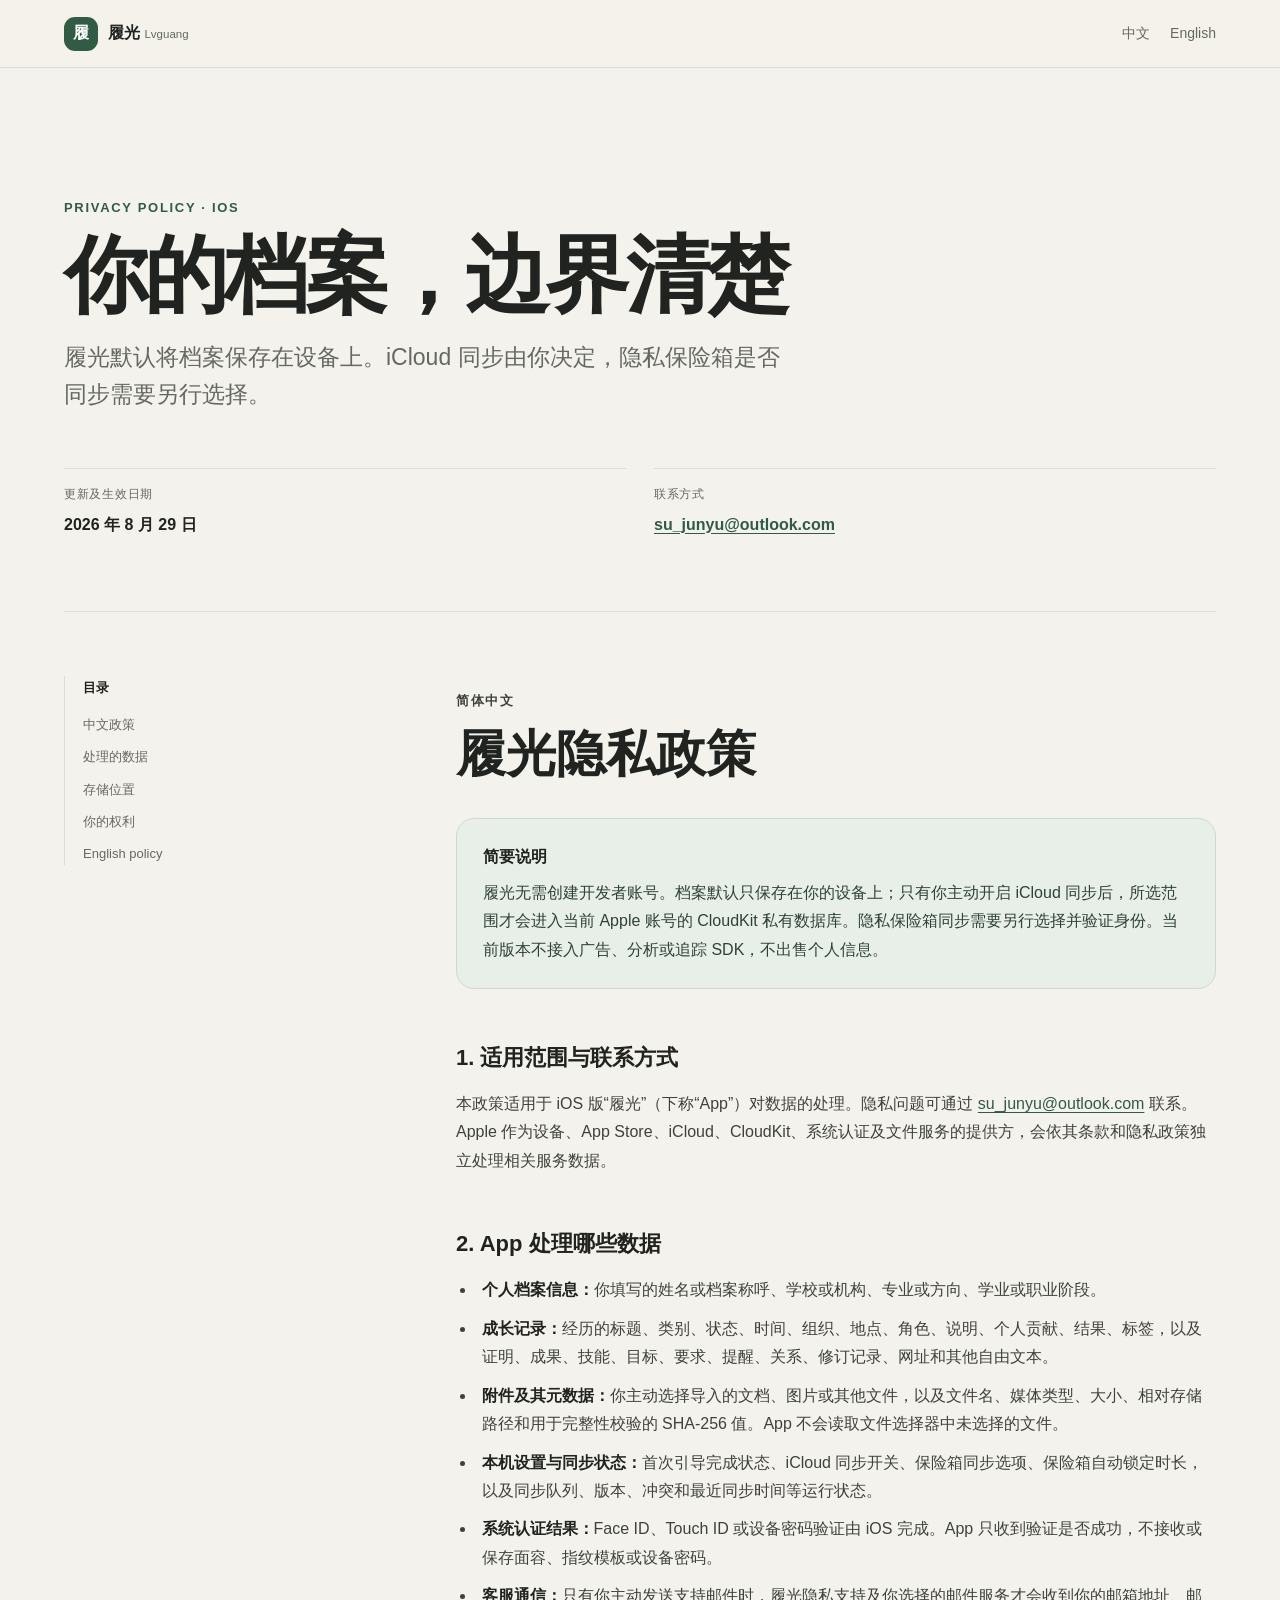
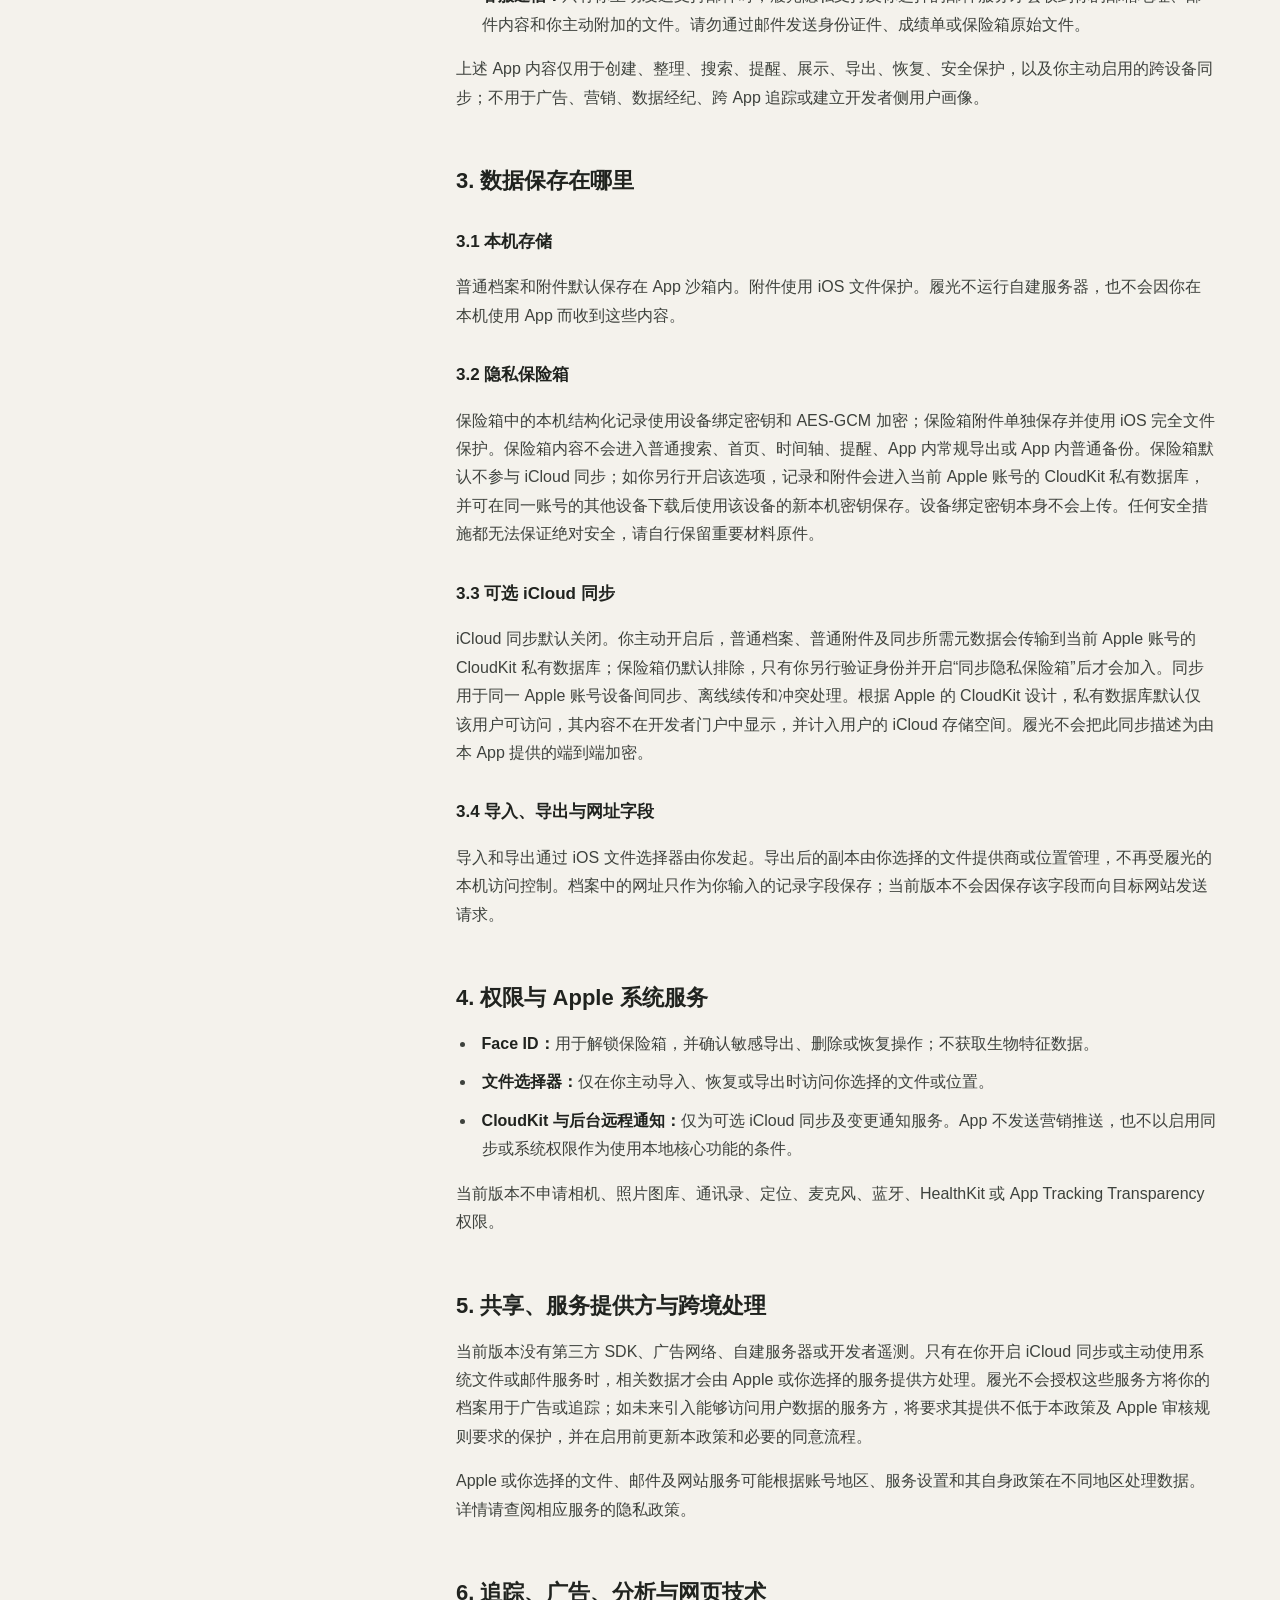
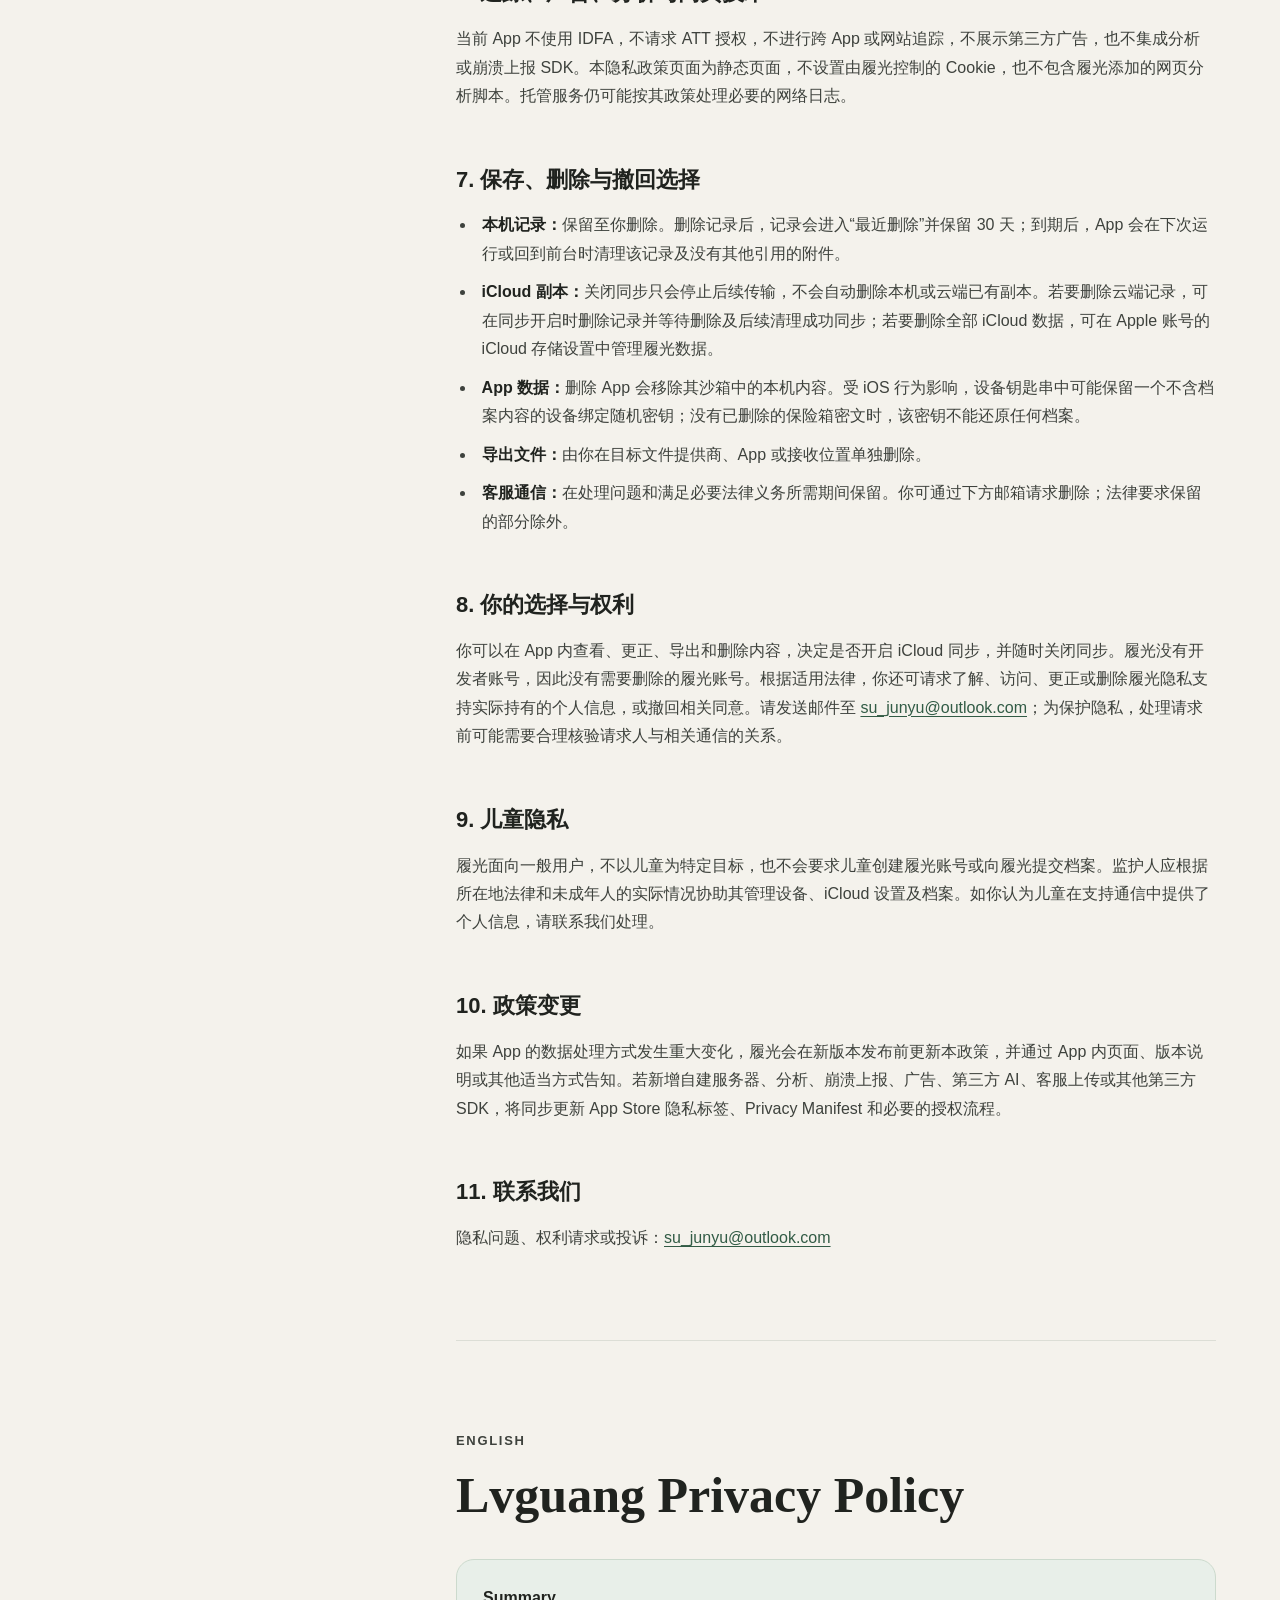
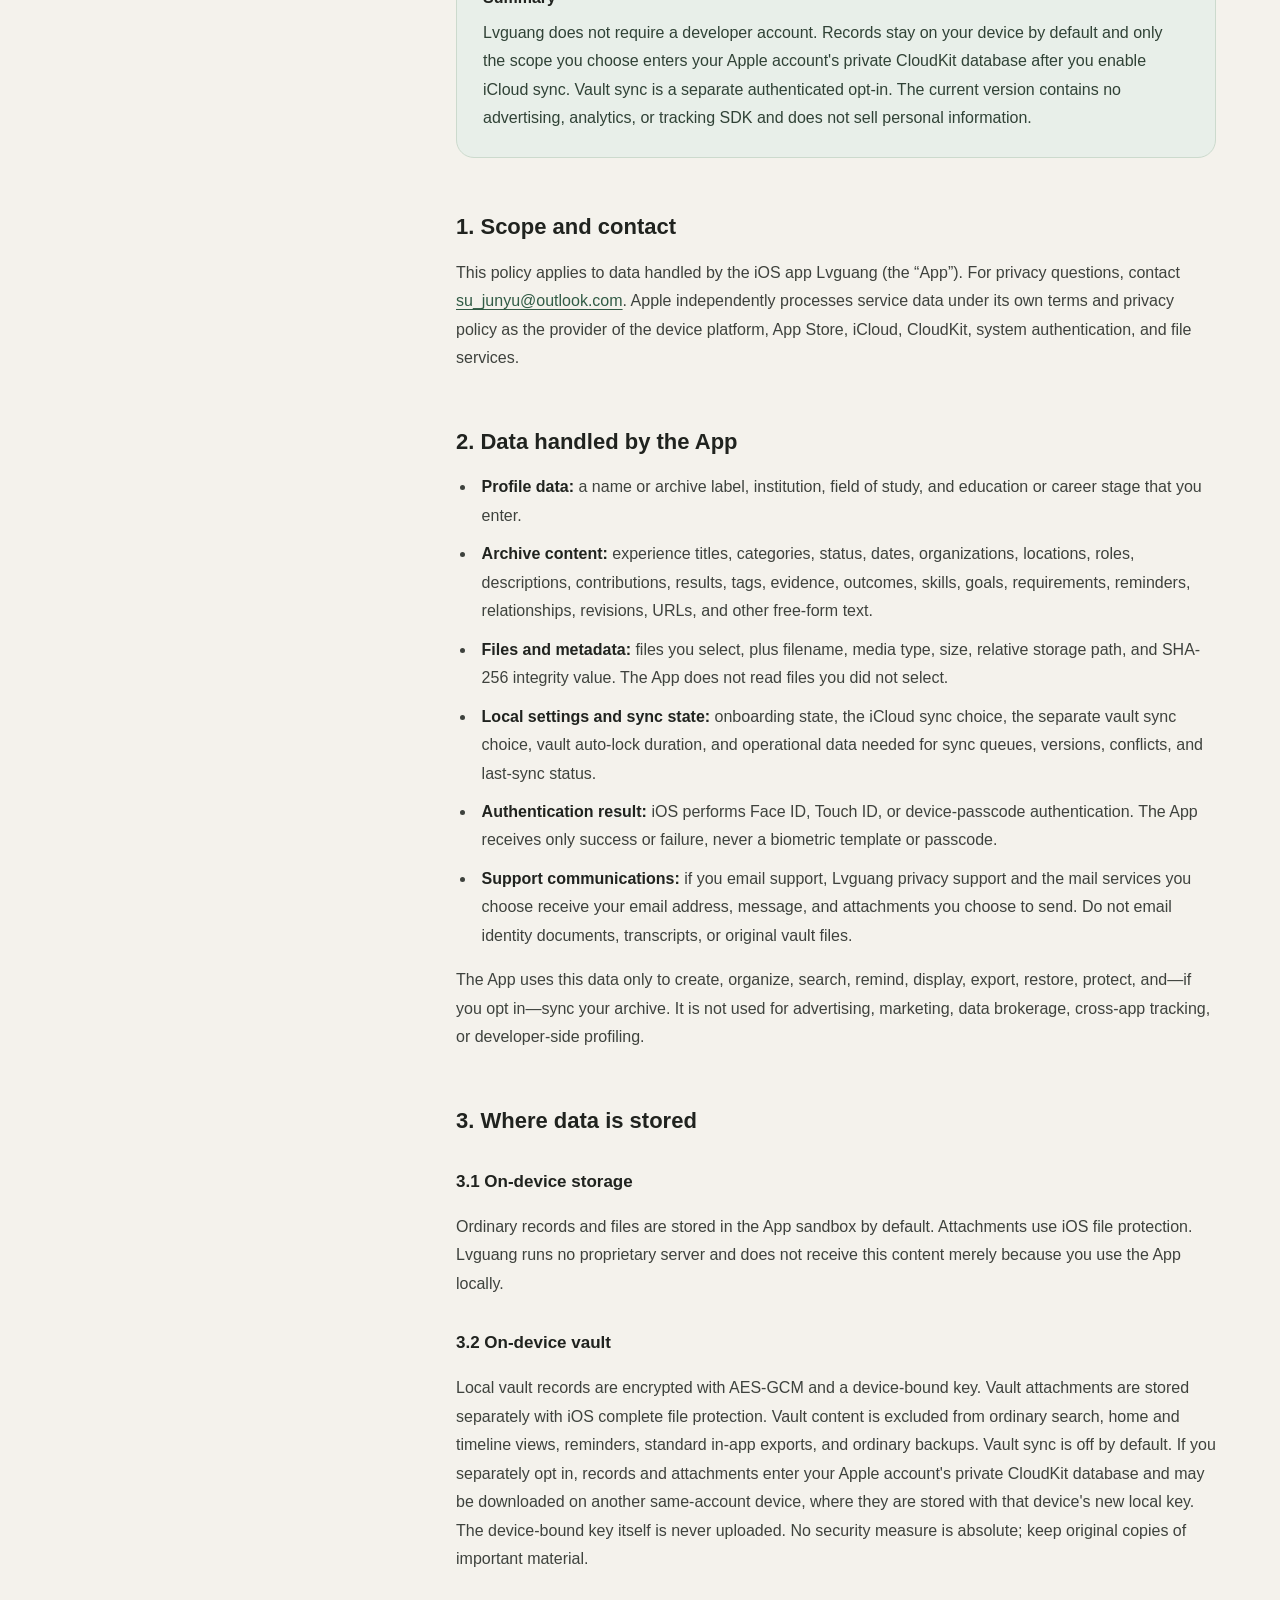
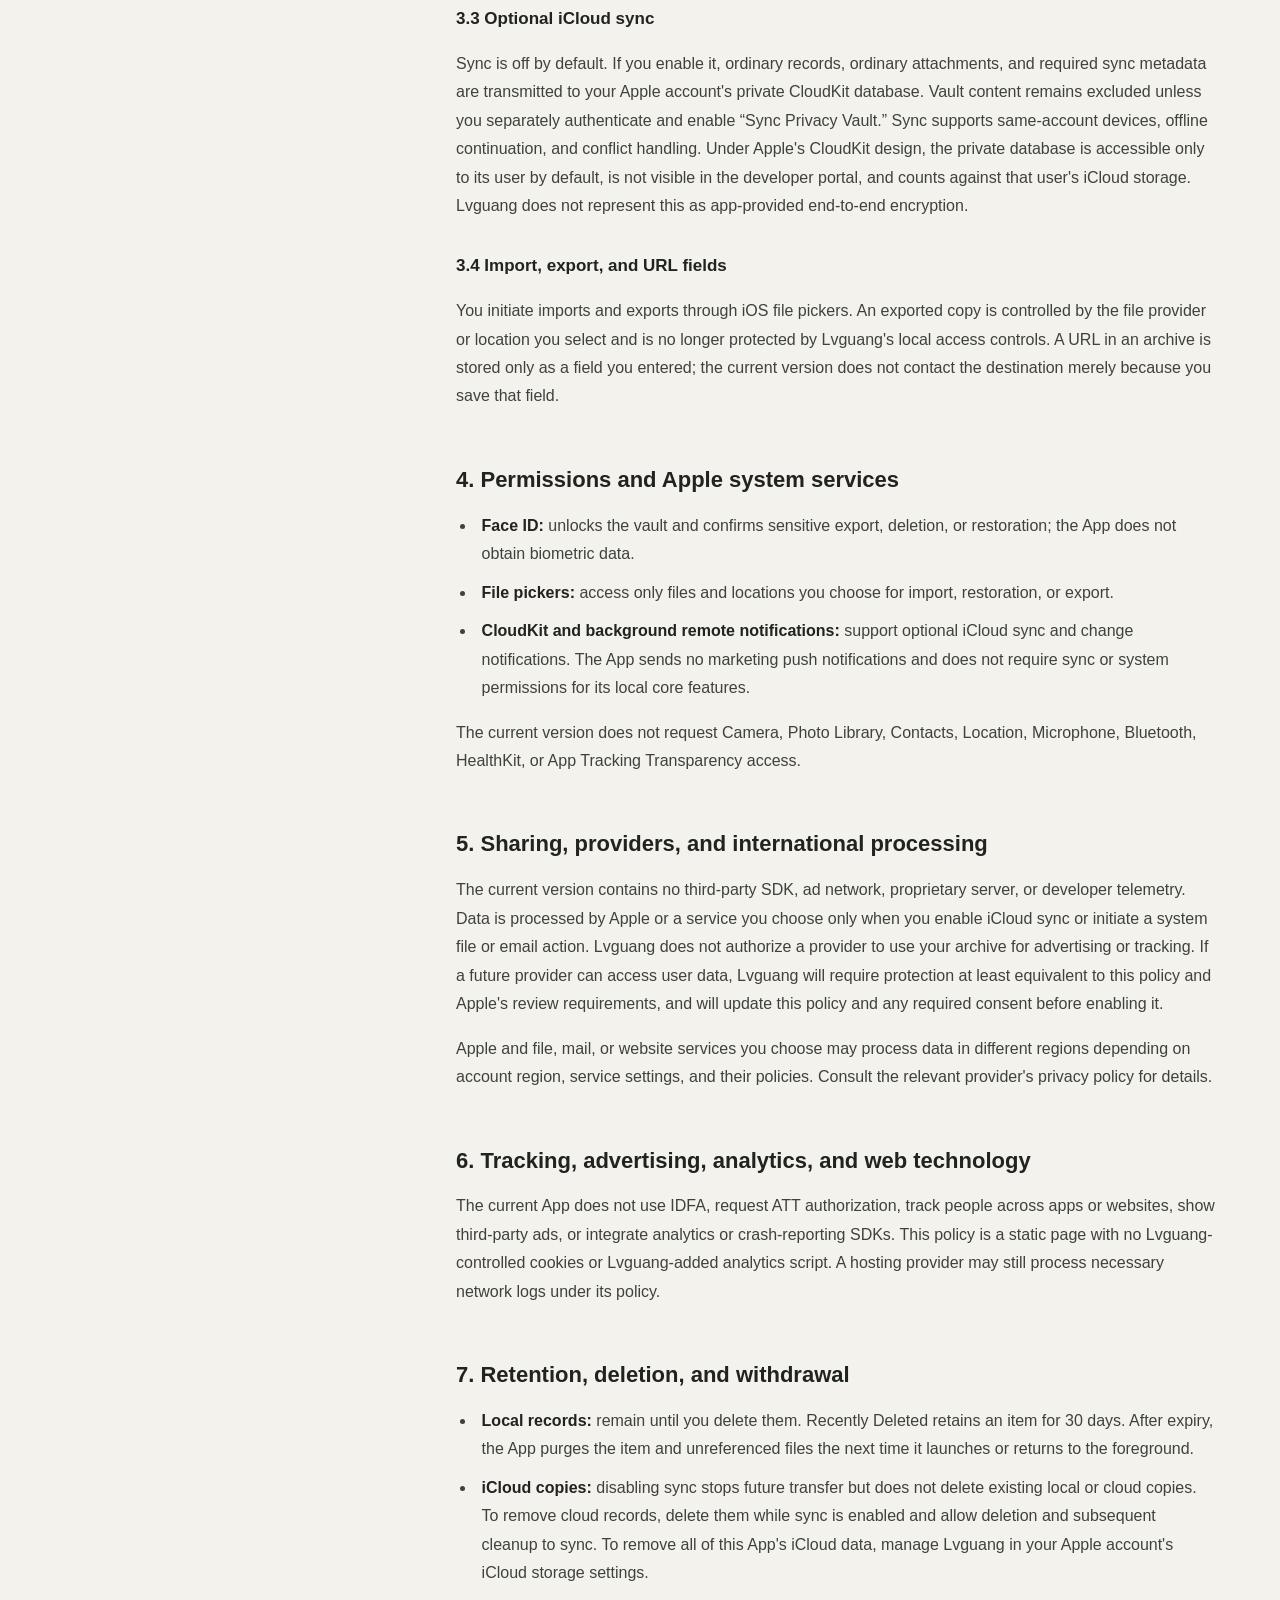
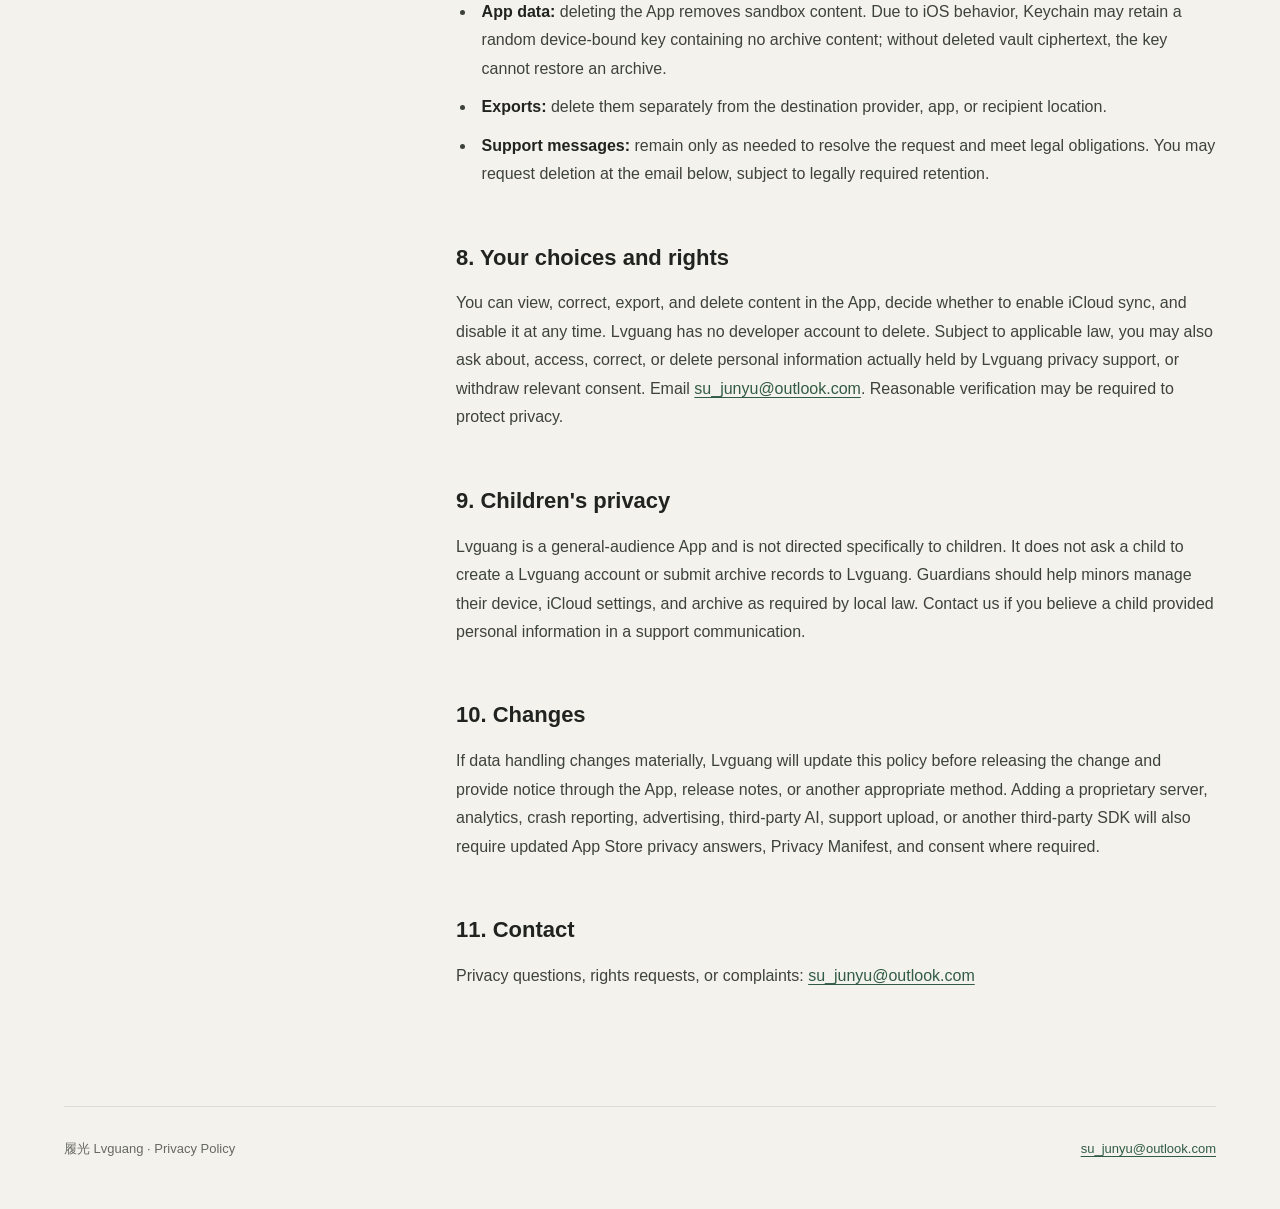
<file: index.html>
<!DOCTYPE html><html lang="zh-Hans"><head><meta charSet="utf-8"/><meta name="viewport" content="width=device-width, initial-scale=1"/><style>:root{--ink:#20231f;--muted:#656961;--line:#dcded6;--paper:#f4f2ec;--green:#315b45;--green-soft:#e8efe9}*{box-sizing:border-box}html{scroll-behavior:smooth;scroll-padding-top:90px}body{background:var(--paper);color:var(--ink);text-rendering:optimizelegibility;margin:0;font-family:-apple-system,BlinkMacSystemFont,SF Pro Text,PingFang SC,Noto Sans CJK SC,Segoe UI,sans-serif;line-height:1.78}a{color:var(--green);text-underline-offset:3px}a:hover{color:#183c2a}.site-header{z-index:10;-webkit-backdrop-filter:blur(18px);backdrop-filter:blur(18px);background:#f4f2ece6;border-bottom:1px solid #315b4524;justify-content:space-between;align-items:center;min-height:68px;padding:0 5vw;display:flex;position:sticky;top:0}.brand{color:var(--ink);align-items:center;gap:10px;font-weight:700;text-decoration:none;display:flex}.brand small{color:var(--muted);font-size:.72em;font-weight:500}.brand-mark{background:var(--green);color:#fff;border-radius:11px;place-items:center;width:34px;height:34px;font-family:STKaiti,KaiTi,serif;display:grid}nav{gap:20px;display:flex}nav a{color:var(--muted);font-size:14px;text-decoration:none}main{width:min(1180px,90vw);margin:0 auto}.hero{border-bottom:1px solid var(--line);padding:clamp(64px,9vw,118px) 0 72px}.eyebrow,.section-kicker{color:var(--green);letter-spacing:.13em;text-transform:uppercase;font-size:13px;font-weight:750}.hero h1{letter-spacing:-.045em;max-width:800px;margin:12px 0 18px;font-family:Songti SC,Noto Serif CJK SC,Georgia,serif;font-size:clamp(44px,7vw,84px);font-weight:600;line-height:1.05}.hero-copy{max-width:720px;color:var(--muted);margin:0;font-size:clamp(18px,2vw,23px);line-height:1.65}.meta-grid{grid-template-columns:repeat(2,minmax(0,1fr));gap:28px;margin:54px 0 0;display:grid}.meta-grid div{border-top:1px solid var(--line);padding-top:15px}.meta-grid dt{color:var(--muted);letter-spacing:.06em;font-size:12px}.meta-grid dd{margin:5px 0 0;font-weight:650}.page-grid{grid-template-columns:190px minmax(0,760px);justify-content:space-between;gap:60px;padding:64px 0 100px;display:grid}.toc{border-left:1px solid var(--line);align-self:start;gap:9px;padding-left:18px;display:grid;position:sticky;top:112px}.toc p{color:var(--ink);margin:0 0 5px;font-size:13px;font-weight:700}.toc a{color:var(--muted);font-size:13px;text-decoration:none}.toc a:hover{color:var(--green)}.policy section>h2{margin:8px 0 34px;font-family:Songti SC,Noto Serif CJK SC,Georgia,serif;font-size:clamp(34px,4vw,50px);line-height:1.18}.policy h3{margin:54px 0 14px;font-size:22px;line-height:1.4}.policy h4{margin:30px 0 8px;font-size:17px}.policy p,.policy li{color:#3e423d}.policy ul{padding-left:1.25em}.policy li{margin:10px 0;padding-left:.35em}.policy strong{color:var(--ink)}.summary{background:var(--green-soft);border:1px solid #ccdacd;border-radius:18px;margin:0 0 48px;padding:24px 26px}.summary p{color:#304236;margin:7px 0 0}.policy hr{background:var(--line);border:0;height:1px;margin:88px 0}footer{border-top:1px solid var(--line);width:min(1180px,90vw);color:var(--muted);justify-content:space-between;margin:0 auto;padding:30px 0 48px;font-size:13px;display:flex}footer p{margin:0}@media (max-width:760px){.site-header{padding:0 20px}nav{gap:12px}main,footer{width:min(100% - 40px,720px)}.hero{padding:56px 0 50px}.meta-grid{grid-template-columns:1fr;gap:16px;margin-top:38px}.page-grid{grid-template-columns:1fr;padding-top:48px}.toc{display:none}.policy h3{margin-top:44px}.policy hr{margin:68px 0}footer{flex-direction:column;align-items:flex-start;gap:8px}}@media (prefers-reduced-motion:reduce){html{scroll-behavior:auto}}
</style><meta name="theme-color" content="#f4f2ec"/><meta name="color-scheme" content="light"/><title>履光隐私政策 / Lvguang Privacy Policy</title><meta name="description" content="履光（Lvguang）iOS App 隐私政策：本机存储、隐私保险箱、可选 iCloud 同步与用户权利。"/></head><body><header class="site-header"><a class="brand" href="#top" aria-label="履光隐私政策首页"><span class="brand-mark" aria-hidden="true">履</span><span>履光 <small>Lvguang</small></span></a><nav aria-label="语言导航"><a href="#zh">中文</a><a href="#en">English</a></nav></header><main id="top"><section class="hero" aria-labelledby="page-title"><p class="eyebrow">Privacy Policy · iOS</p><h1 id="page-title">你的档案，边界清楚</h1><p class="hero-copy">履光默认将档案保存在设备上。iCloud 同步由你决定，隐私保险箱是否同步需要另行选择。</p><dl class="meta-grid"><div><dt>更新及生效日期</dt><dd>2026 年 8 月 29 日</dd></div><div><dt>联系方式</dt><dd><a href="mailto:su_junyu@outlook.com">su_junyu@outlook.com</a></dd></div></dl></section><div class="page-grid"><aside class="toc" aria-label="目录"><p>目录</p><a href="#zh">中文政策</a><a href="#zh-data">处理的数据</a><a href="#zh-storage">存储位置</a><a href="#zh-rights">你的权利</a><a href="#en">English policy</a></aside><article class="policy"><section id="zh" lang="zh-Hans"><p class="section-kicker">简体中文</p><h2>履光隐私政策</h2><div class="summary"><strong>简要说明</strong><p>履光无需创建开发者账号。档案默认只保存在你的设备上；只有你主动开启 iCloud 同步后，所选范围才会进入当前 Apple 账号的 CloudKit 私有数据库。隐私保险箱同步需要另行选择并验证身份。当前版本不接入广告、分析或追踪 SDK，不出售个人信息。</p></div><h3>1. 适用范围与联系方式</h3><p>本政策适用于 iOS 版“履光”（下称“App”）对数据的处理。隐私问题可通过 <a href="mailto:su_junyu@outlook.com">su_junyu@outlook.com</a> 联系。Apple 作为设备、App Store、iCloud、CloudKit、系统认证及文件服务的提供方，会依其条款和隐私政策独立处理相关服务数据。</p><h3 id="zh-data">2. App 处理哪些数据</h3><ul><li><strong>个人档案信息：</strong>你填写的姓名或档案称呼、学校或机构、专业或方向、学业或职业阶段。</li><li><strong>成长记录：</strong>经历的标题、类别、状态、时间、组织、地点、角色、说明、个人贡献、结果、标签，以及证明、成果、技能、目标、要求、提醒、关系、修订记录、网址和其他自由文本。</li><li><strong>附件及其元数据：</strong>你主动选择导入的文档、图片或其他文件，以及文件名、媒体类型、大小、相对存储路径和用于完整性校验的 SHA-256 值。App 不会读取文件选择器中未选择的文件。</li><li><strong>本机设置与同步状态：</strong>首次引导完成状态、iCloud 同步开关、保险箱同步选项、保险箱自动锁定时长，以及同步队列、版本、冲突和最近同步时间等运行状态。</li><li><strong>系统认证结果：</strong>Face ID、Touch ID 或设备密码验证由 iOS 完成。App 只收到验证是否成功，不接收或保存面容、指纹模板或设备密码。</li><li><strong>客服通信：</strong>只有你主动发送支持邮件时，履光隐私支持及你选择的邮件服务才会收到你的邮箱地址、邮件内容和你主动附加的文件。请勿通过邮件发送身份证件、成绩单或保险箱原始文件。</li></ul><p>上述 App 内容仅用于创建、整理、搜索、提醒、展示、导出、恢复、安全保护，以及你主动启用的跨设备同步；不用于广告、营销、数据经纪、跨 App 追踪或建立开发者侧用户画像。</p><h3 id="zh-storage">3. 数据保存在哪里</h3><h4>3.1 本机存储</h4><p>普通档案和附件默认保存在 App 沙箱内。附件使用 iOS 文件保护。履光不运行自建服务器，也不会因你在本机使用 App 而收到这些内容。</p><h4>3.2 隐私保险箱</h4><p>保险箱中的本机结构化记录使用设备绑定密钥和 AES-GCM 加密；保险箱附件单独保存并使用 iOS 完全文件保护。保险箱内容不会进入普通搜索、首页、时间轴、提醒、App 内常规导出或 App 内普通备份。保险箱默认不参与 iCloud 同步；如你另行开启该选项，记录和附件会进入当前 Apple 账号的 CloudKit 私有数据库，并可在同一账号的其他设备下载后使用该设备的新本机密钥保存。设备绑定密钥本身不会上传。任何安全措施都无法保证绝对安全，请自行保留重要材料原件。</p><h4>3.3 可选 iCloud 同步</h4><p>iCloud 同步默认关闭。你主动开启后，普通档案、普通附件及同步所需元数据会传输到当前 Apple 账号的 CloudKit 私有数据库；保险箱仍默认排除，只有你另行验证身份并开启“同步隐私保险箱”后才会加入。同步用于同一 Apple 账号设备间同步、离线续传和冲突处理。根据 Apple 的 CloudKit 设计，私有数据库默认仅该用户可访问，其内容不在开发者门户中显示，并计入用户的 iCloud 存储空间。履光不会把此同步描述为由本 App 提供的端到端加密。</p><h4>3.4 导入、导出与网址字段</h4><p>导入和导出通过 iOS 文件选择器由你发起。导出后的副本由你选择的文件提供商或位置管理，不再受履光的本机访问控制。档案中的网址只作为你输入的记录字段保存；当前版本不会因保存该字段而向目标网站发送请求。</p><h3>4. 权限与 Apple 系统服务</h3><ul><li><strong>Face ID：</strong>用于解锁保险箱，并确认敏感导出、删除或恢复操作；不获取生物特征数据。</li><li><strong>文件选择器：</strong>仅在你主动导入、恢复或导出时访问你选择的文件或位置。</li><li><strong>CloudKit 与后台远程通知：</strong>仅为可选 iCloud 同步及变更通知服务。App 不发送营销推送，也不以启用同步或系统权限作为使用本地核心功能的条件。</li></ul><p>当前版本不申请相机、照片图库、通讯录、定位、麦克风、蓝牙、HealthKit 或 App Tracking Transparency 权限。</p><h3>5. 共享、服务提供方与跨境处理</h3><p>当前版本没有第三方 SDK、广告网络、自建服务器或开发者遥测。只有在你开启 iCloud 同步或主动使用系统文件或邮件服务时，相关数据才会由 Apple 或你选择的服务提供方处理。履光不会授权这些服务方将你的档案用于广告或追踪；如未来引入能够访问用户数据的服务方，将要求其提供不低于本政策及 Apple 审核规则要求的保护，并在启用前更新本政策和必要的同意流程。</p><p>Apple 或你选择的文件、邮件及网站服务可能根据账号地区、服务设置和其自身政策在不同地区处理数据。详情请查阅相应服务的隐私政策。</p><h3>6. 追踪、广告、分析与网页技术</h3><p>当前 App 不使用 IDFA，不请求 ATT 授权，不进行跨 App 或网站追踪，不展示第三方广告，也不集成分析或崩溃上报 SDK。本隐私政策页面为静态页面，不设置由履光控制的 Cookie，也不包含履光添加的网页分析脚本。托管服务仍可能按其政策处理必要的网络日志。</p><h3>7. 保存、删除与撤回选择</h3><ul><li><strong>本机记录：</strong>保留至你删除。删除记录后，记录会进入“最近删除”并保留 30 天；到期后，App 会在下次运行或回到前台时清理该记录及没有其他引用的附件。</li><li><strong>iCloud 副本：</strong>关闭同步只会停止后续传输，不会自动删除本机或云端已有副本。若要删除云端记录，可在同步开启时删除记录并等待删除及后续清理成功同步；若要删除全部 iCloud 数据，可在 Apple 账号的 iCloud 存储设置中管理履光数据。</li><li><strong>App 数据：</strong>删除 App 会移除其沙箱中的本机内容。受 iOS 行为影响，设备钥匙串中可能保留一个不含档案内容的设备绑定随机密钥；没有已删除的保险箱密文时，该密钥不能还原任何档案。</li><li><strong>导出文件：</strong>由你在目标文件提供商、App 或接收位置单独删除。</li><li><strong>客服通信：</strong>在处理问题和满足必要法律义务所需期间保留。你可通过下方邮箱请求删除；法律要求保留的部分除外。</li></ul><h3 id="zh-rights">8. 你的选择与权利</h3><p>你可以在 App 内查看、更正、导出和删除内容，决定是否开启 iCloud 同步，并随时关闭同步。履光没有开发者账号，因此没有需要删除的履光账号。根据适用法律，你还可请求了解、访问、更正或删除履光隐私支持实际持有的个人信息，或撤回相关同意。请发送邮件至 <a href="mailto:su_junyu@outlook.com">su_junyu@outlook.com</a>；为保护隐私，处理请求前可能需要合理核验请求人与相关通信的关系。</p><h3>9. 儿童隐私</h3><p>履光面向一般用户，不以儿童为特定目标，也不会要求儿童创建履光账号或向履光提交档案。监护人应根据所在地法律和未成年人的实际情况协助其管理设备、iCloud 设置及档案。如你认为儿童在支持通信中提供了个人信息，请联系我们处理。</p><h3>10. 政策变更</h3><p>如果 App 的数据处理方式发生重大变化，履光会在新版本发布前更新本政策，并通过 App 内页面、版本说明或其他适当方式告知。若新增自建服务器、分析、崩溃上报、广告、第三方 AI、客服上传或其他第三方 SDK，将同步更新 App Store 隐私标签、Privacy Manifest 和必要的授权流程。</p><h3>11. 联系我们</h3><p>隐私问题、权利请求或投诉：<a href="mailto:su_junyu@outlook.com">su_junyu@outlook.com</a></p></section><hr/><section id="en" lang="en"><p class="section-kicker">English</p><h2>Lvguang Privacy Policy</h2><div class="summary"><strong>Summary</strong><p>Lvguang does not require a developer account. Records stay on your device by default and only the scope you choose enters your Apple account&#x27;s private CloudKit database after you enable iCloud sync. Vault sync is a separate authenticated opt-in. The current version contains no advertising, analytics, or tracking SDK and does not sell personal information.</p></div><h3>1. Scope and contact</h3><p>This policy applies to data handled by the iOS app Lvguang (the “App”). For privacy questions, contact <a href="mailto:su_junyu@outlook.com">su_junyu@outlook.com</a>. Apple independently processes service data under its own terms and privacy policy as the provider of the device platform, App Store, iCloud, CloudKit, system authentication, and file services.</p><h3>2. Data handled by the App</h3><ul><li><strong>Profile data:</strong> a name or archive label, institution, field of study, and education or career stage that you enter.</li><li><strong>Archive content:</strong> experience titles, categories, status, dates, organizations, locations, roles, descriptions, contributions, results, tags, evidence, outcomes, skills, goals, requirements, reminders, relationships, revisions, URLs, and other free-form text.</li><li><strong>Files and metadata:</strong> files you select, plus filename, media type, size, relative storage path, and SHA-256 integrity value. The App does not read files you did not select.</li><li><strong>Local settings and sync state:</strong> onboarding state, the iCloud sync choice, the separate vault sync choice, vault auto-lock duration, and operational data needed for sync queues, versions, conflicts, and last-sync status.</li><li><strong>Authentication result:</strong> iOS performs Face ID, Touch ID, or device-passcode authentication. The App receives only success or failure, never a biometric template or passcode.</li><li><strong>Support communications:</strong> if you email support, Lvguang privacy support and the mail services you choose receive your email address, message, and attachments you choose to send. Do not email identity documents, transcripts, or original vault files.</li></ul><p>The App uses this data only to create, organize, search, remind, display, export, restore, protect, and—if you opt in—sync your archive. It is not used for advertising, marketing, data brokerage, cross-app tracking, or developer-side profiling.</p><h3>3. Where data is stored</h3><h4>3.1 On-device storage</h4><p>Ordinary records and files are stored in the App sandbox by default. Attachments use iOS file protection. Lvguang runs no proprietary server and does not receive this content merely because you use the App locally.</p><h4>3.2 On-device vault</h4><p>Local vault records are encrypted with AES-GCM and a device-bound key. Vault attachments are stored separately with iOS complete file protection. Vault content is excluded from ordinary search, home and timeline views, reminders, standard in-app exports, and ordinary backups. Vault sync is off by default. If you separately opt in, records and attachments enter your Apple account&#x27;s private CloudKit database and may be downloaded on another same-account device, where they are stored with that device&#x27;s new local key. The device-bound key itself is never uploaded. No security measure is absolute; keep original copies of important material.</p><h4>3.3 Optional iCloud sync</h4><p>Sync is off by default. If you enable it, ordinary records, ordinary attachments, and required sync metadata are transmitted to your Apple account&#x27;s private CloudKit database. Vault content remains excluded unless you separately authenticate and enable “Sync Privacy Vault.” Sync supports same-account devices, offline continuation, and conflict handling. Under Apple&#x27;s CloudKit design, the private database is accessible only to its user by default, is not visible in the developer portal, and counts against that user&#x27;s iCloud storage. Lvguang does not represent this as app-provided end-to-end encryption.</p><h4>3.4 Import, export, and URL fields</h4><p>You initiate imports and exports through iOS file pickers. An exported copy is controlled by the file provider or location you select and is no longer protected by Lvguang&#x27;s local access controls. A URL in an archive is stored only as a field you entered; the current version does not contact the destination merely because you save that field.</p><h3>4. Permissions and Apple system services</h3><ul><li><strong>Face ID:</strong> unlocks the vault and confirms sensitive export, deletion, or restoration; the App does not obtain biometric data.</li><li><strong>File pickers:</strong> access only files and locations you choose for import, restoration, or export.</li><li><strong>CloudKit and background remote notifications:</strong> support optional iCloud sync and change notifications. The App sends no marketing push notifications and does not require sync or system permissions for its local core features.</li></ul><p>The current version does not request Camera, Photo Library, Contacts, Location, Microphone, Bluetooth, HealthKit, or App Tracking Transparency access.</p><h3>5. Sharing, providers, and international processing</h3><p>The current version contains no third-party SDK, ad network, proprietary server, or developer telemetry. Data is processed by Apple or a service you choose only when you enable iCloud sync or initiate a system file or email action. Lvguang does not authorize a provider to use your archive for advertising or tracking. If a future provider can access user data, Lvguang will require protection at least equivalent to this policy and Apple&#x27;s review requirements, and will update this policy and any required consent before enabling it.</p><p>Apple and file, mail, or website services you choose may process data in different regions depending on account region, service settings, and their policies. Consult the relevant provider&#x27;s privacy policy for details.</p><h3>6. Tracking, advertising, analytics, and web technology</h3><p>The current App does not use IDFA, request ATT authorization, track people across apps or websites, show third-party ads, or integrate analytics or crash-reporting SDKs. This policy is a static page with no Lvguang-controlled cookies or Lvguang-added analytics script. A hosting provider may still process necessary network logs under its policy.</p><h3>7. Retention, deletion, and withdrawal</h3><ul><li><strong>Local records:</strong> remain until you delete them. Recently Deleted retains an item for 30 days. After expiry, the App purges the item and unreferenced files the next time it launches or returns to the foreground.</li><li><strong>iCloud copies:</strong> disabling sync stops future transfer but does not delete existing local or cloud copies. To remove cloud records, delete them while sync is enabled and allow deletion and subsequent cleanup to sync. To remove all of this App&#x27;s iCloud data, manage Lvguang in your Apple account&#x27;s iCloud storage settings.</li><li><strong>App data:</strong> deleting the App removes sandbox content. Due to iOS behavior, Keychain may retain a random device-bound key containing no archive content; without deleted vault ciphertext, the key cannot restore an archive.</li><li><strong>Exports:</strong> delete them separately from the destination provider, app, or recipient location.</li><li><strong>Support messages:</strong> remain only as needed to resolve the request and meet legal obligations. You may request deletion at the email below, subject to legally required retention.</li></ul><h3>8. Your choices and rights</h3><p>You can view, correct, export, and delete content in the App, decide whether to enable iCloud sync, and disable it at any time. Lvguang has no developer account to delete. Subject to applicable law, you may also ask about, access, correct, or delete personal information actually held by Lvguang privacy support, or withdraw relevant consent. Email <a href="mailto:su_junyu@outlook.com">su_junyu@outlook.com</a>. Reasonable verification may be required to protect privacy.</p><h3>9. Children&#x27;s privacy</h3><p>Lvguang is a general-audience App and is not directed specifically to children. It does not ask a child to create a Lvguang account or submit archive records to Lvguang. Guardians should help minors manage their device, iCloud settings, and archive as required by local law. Contact us if you believe a child provided personal information in a support communication.</p><h3>10. Changes</h3><p>If data handling changes materially, Lvguang will update this policy before releasing the change and provide notice through the App, release notes, or another appropriate method. Adding a proprietary server, analytics, crash reporting, advertising, third-party AI, support upload, or another third-party SDK will also require updated App Store privacy answers, Privacy Manifest, and consent where required.</p><h3>11. Contact</h3><p>Privacy questions, rights requests, or complaints: <a href="mailto:su_junyu@outlook.com">su_junyu@outlook.com</a></p></section></article></div></main><footer><p>履光 Lvguang · Privacy Policy</p><a href="mailto:su_junyu@outlook.com">su_junyu@outlook.com</a></footer><!--$--><!--/$--></body></html>
</file>
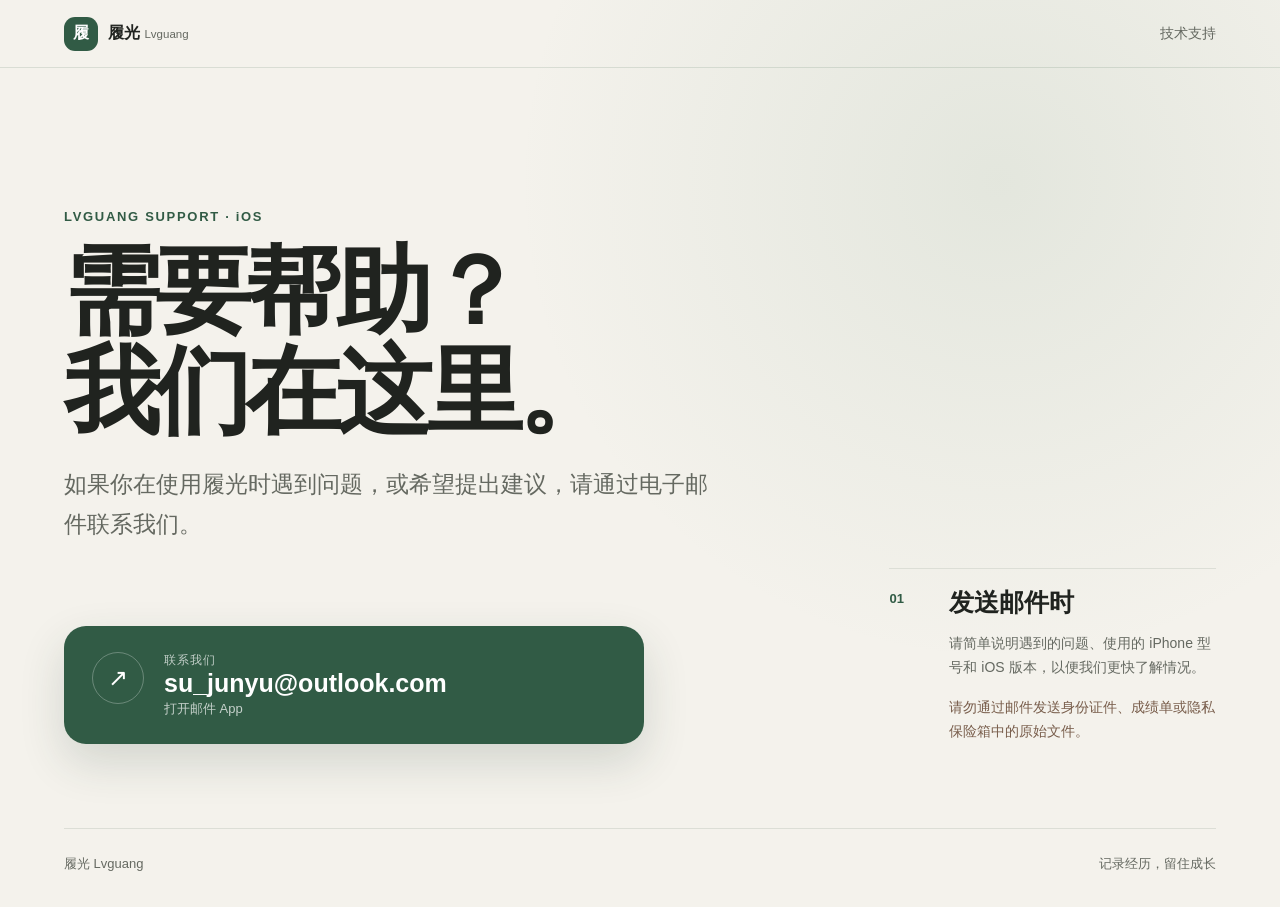
<file: support/index.html>
<!doctype html>
<html lang="zh-Hans">
  <head>
    <meta charset="utf-8">
    <meta name="viewport" content="width=device-width, initial-scale=1">
    <meta name="theme-color" content="#f4f2ec">
    <title>履光技术支持 / Lvguang Support</title>
    <meta name="description" content="履光 iOS App 技术支持与联系方式。">
    <style>
      :root { --ink:#20231f; --muted:#656961; --line:#dcded6; --paper:#f4f2ec; --green:#315b45; }
      * { box-sizing:border-box; }
      body { margin:0; min-height:100vh; background:radial-gradient(circle at 78% 20%,rgba(126,160,133,.14),transparent 30rem),var(--paper); color:var(--ink); font-family:-apple-system,BlinkMacSystemFont,"SF Pro Text","PingFang SC","Noto Sans CJK SC","Segoe UI",sans-serif; text-rendering:optimizeLegibility; }
      .header { display:flex; align-items:center; justify-content:space-between; min-height:68px; padding:0 5vw; border-bottom:1px solid rgba(49,91,69,.14); }
      .brand { display:flex; align-items:center; gap:10px; font-weight:700; }
      .brand small { color:var(--muted); font-size:.72em; font-weight:500; }
      .brand-mark { display:grid; width:34px; height:34px; place-items:center; border-radius:11px; background:var(--green); color:#fff; font-family:"STKaiti","KaiTi",serif; }
      .page-name { color:var(--muted); font-size:14px; }
      .main { display:grid; grid-template-columns:minmax(0,1.55fr) minmax(280px,.7fr); gap:clamp(48px,8vw,120px); width:min(1180px,90vw); min-height:calc(100vh - 157px); margin:0 auto; padding:clamp(72px,11vw,148px) 0 84px; }
      .hero { max-width:740px; }
      .eyebrow { margin:0; color:var(--green); font-size:13px; font-weight:750; letter-spacing:.13em; }
      h1 { margin:18px 0 24px; font-family:"Songti SC","Noto Serif CJK SC",Georgia,serif; font-size:clamp(52px,7.5vw,96px); font-weight:600; letter-spacing:-.055em; line-height:1.04; }
      .lede { max-width:650px; margin:0; color:var(--muted); font-size:clamp(18px,2vw,23px); line-height:1.7; }
      .contact-card { display:grid; grid-template-columns:52px minmax(0,1fr); gap:20px; max-width:580px; margin-top:clamp(52px,7vw,82px); padding:26px 28px; border-radius:22px; background:var(--green); box-shadow:0 18px 45px rgba(39,65,49,.16); color:#fff; text-decoration:none; transition:transform 180ms ease,box-shadow 180ms ease; }
      .contact-card:hover { transform:translateY(-3px); box-shadow:0 24px 55px rgba(39,65,49,.22); }
      .contact-card:focus-visible { outline:3px solid #9dbda6; outline-offset:4px; }
      .icon { display:grid; width:52px; height:52px; place-items:center; border:1px solid rgba(255,255,255,.28); border-radius:50%; font-size:24px; }
      .contact-copy { display:flex; min-width:0; flex-direction:column; }
      .contact-copy small { color:rgba(255,255,255,.7); font-size:12px; letter-spacing:.08em; }
      .contact-copy strong { overflow-wrap:anywhere; font-size:clamp(18px,2.3vw,25px); }
      .contact-copy span { margin-top:2px; color:rgba(255,255,255,.72); font-size:13px; }
      .note { display:grid; grid-template-columns:42px 1fr; gap:18px; align-self:end; padding-top:22px; border-top:1px solid var(--line); }
      .note-index { color:var(--green); font-size:13px; font-weight:750; }
      .note h2 { margin:-5px 0 12px; font-family:"Songti SC","Noto Serif CJK SC",Georgia,serif; font-size:25px; }
      .note p { margin:0; color:var(--muted); font-size:14px; line-height:1.75; }
      .note .privacy-note { margin-top:15px; color:#785d4b; }
      .footer { display:flex; justify-content:space-between; width:min(1180px,90vw); margin:0 auto; padding:26px 0 34px; border-top:1px solid var(--line); color:var(--muted); font-size:13px; }
      @media (max-width:760px) {
        .header { padding:0 20px; }
        .main { grid-template-columns:1fr; gap:72px; width:min(100% - 40px,680px); min-height:auto; padding:68px 0 72px; }
        h1 { font-size:clamp(48px,15vw,68px); }
        .contact-card { grid-template-columns:46px minmax(0,1fr); padding:22px; }
        .icon { width:46px; height:46px; }
        .footer { align-items:flex-start; flex-direction:column; gap:5px; width:min(100% - 40px,680px); }
      }
      @media (prefers-reduced-motion:reduce) { .contact-card { transition:none; } }
    </style>
  </head>
  <body>
    <header class="header">
      <div class="brand" aria-label="履光"><span class="brand-mark" aria-hidden="true">履</span><span>履光 <small>Lvguang</small></span></div>
      <span class="page-name">技术支持</span>
    </header>
    <main class="main">
      <section class="hero" aria-labelledby="support-title">
        <p class="eyebrow">LVGUANG SUPPORT · iOS</p>
        <h1 id="support-title">需要帮助？<br>我们在这里。</h1>
        <p class="lede">如果你在使用履光时遇到问题，或希望提出建议，请通过电子邮件联系我们。</p>
        <a class="contact-card" href="mailto:su_junyu@outlook.com?subject=%E5%B1%A5%E5%85%89%E6%8A%80%E6%9C%AF%E6%94%AF%E6%8C%81">
          <span class="icon" aria-hidden="true">↗</span>
          <span class="contact-copy"><small>联系我们</small><strong>su_junyu@outlook.com</strong><span>打开邮件 App</span></span>
        </a>
      </section>
      <aside class="note" aria-labelledby="email-note-title">
        <span class="note-index">01</span>
        <div>
          <h2 id="email-note-title">发送邮件时</h2>
          <p>请简单说明遇到的问题、使用的 iPhone 型号和 iOS 版本，以便我们更快了解情况。</p>
          <p class="privacy-note">请勿通过邮件发送身份证件、成绩单或隐私保险箱中的原始文件。</p>
        </div>
      </aside>
    </main>
    <footer class="footer"><span>履光 Lvguang</span><span>记录经历，留住成长</span></footer>
  </body>
</html>
</file>
